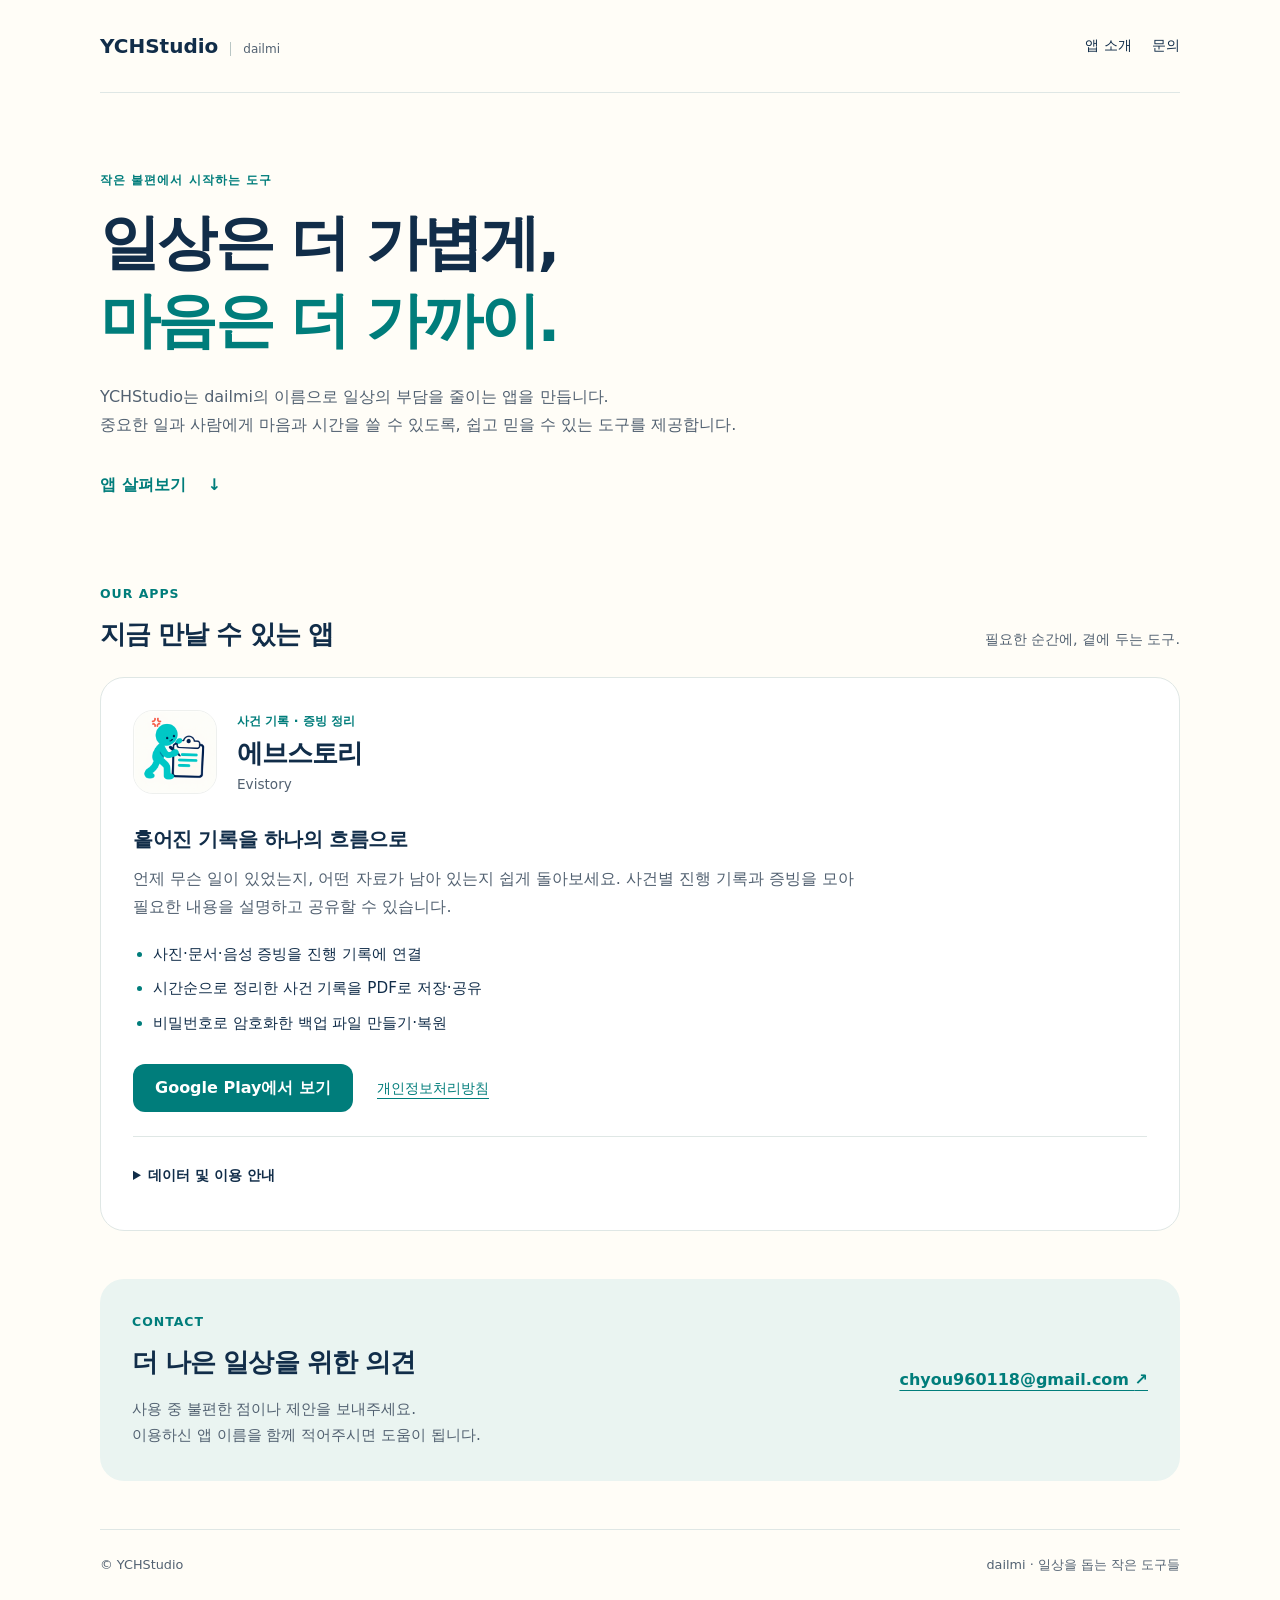
<file: index.html>
<!doctype html>
<html lang="ko">
<head>
  <meta charset="utf-8">
  <meta name="viewport" content="width=device-width, initial-scale=1">
  <meta name="description" content="일상은 더 가볍게, 마음은 더 가까이. YCHStudio가 만드는 dailmi 앱과 개인정보 안내, 문의 방법을 확인하세요.">
  <title>YCHStudio · 일상을 돕는 앱</title>
  <link rel="stylesheet" href="styles.css">
</head>
<body>
  <a class="skip-link" href="#main">본문으로 이동</a>
  <header class="site-header">
    <a class="brand" href="./" aria-label="YCHStudio 홈">YCHStudio<span>dailmi</span></a>
    <nav aria-label="주 메뉴"><a href="#apps">앱 소개</a><a href="#contact">문의</a></nav>
  </header>
  <main id="main">
    <section class="hero" aria-labelledby="hero-title">
      <p class="eyebrow">작은 불편에서 시작하는 도구</p>
      <h1 id="hero-title">일상은 더 가볍게,<br><span>마음은 더 가까이.</span></h1>
      <p class="hero-description">YCHStudio는 dailmi의 이름으로 일상의 부담을 줄이는 앱을 만듭니다.<br class="desktop-break"> 중요한 일과 사람에게 마음과 시간을 쓸 수 있도록, 쉽고 믿을 수 있는 도구를 제공합니다.</p>
      <a class="text-link" href="#apps">앱 살펴보기 <span aria-hidden="true">↓</span></a>
    </section>
    <section class="apps-section" id="apps" aria-labelledby="apps-title">
      <div class="section-heading"><div><p class="eyebrow">OUR APPS</p><h2 id="apps-title">지금 만날 수 있는 앱</h2></div><p>필요한 순간에, 곁에 두는 도구.</p></div>
      <div class="app-grid">
        <article class="app-card" aria-labelledby="evistory-name">
          <div class="app-identity">
            <img class="app-icon" src="assets/evistory.png" width="84" height="84" alt="">
            <div><p class="app-category">사건 기록 · 증빙 정리</p><h3 class="app-name" id="evistory-name">에브스토리<span class="app-english" lang="en">Evistory</span></h3></div>
          </div>
          <p class="app-tagline">흩어진 기록을 하나의 흐름으로</p>
          <p class="app-description">언제 무슨 일이 있었는지, 어떤 자료가 남아 있는지 쉽게 돌아보세요. 사건별 진행 기록과 증빙을 모아 필요한 내용을 설명하고 공유할 수 있습니다.</p>
          <ul class="app-features"><li>사진·문서·음성 증빙을 진행 기록에 연결</li><li>시간순으로 정리한 사건 기록을 PDF로 저장·공유</li><li>비밀번호로 암호화한 백업 파일 만들기·복원</li></ul>
          <div class="app-links"><a class="button" href="https://play.google.com/store/apps/details?id=com.dailmi.evistory" aria-label="에브스토리 Google Play에서 보기">Google Play에서 보기</a><a class="privacy-link" href="https://katimere15.github.io/dailmi-evistory-privacy/" aria-label="에브스토리 개인정보처리방침">개인정보처리방침</a></div>
          <details class="app-notice"><summary>데이터 및 이용 안내</summary><p>사건과 증빙은 앱 내부 저장 공간에 보관합니다. 로그인이나 자동 클라우드 동기화를 사용하지 않으며, 외부 저장·공유와 백업은 사용자가 직접 실행합니다. PDF 미리보기 화면에는 광고가 표시될 수 있습니다.</p><p>에브스토리는 기록을 정리하는 도구이며, 법률적 결론이나 분쟁 결과를 판단하지 않습니다.</p></details>
        </article>
      </div>
    </section>
    <section class="contact" id="contact" aria-labelledby="contact-title">
      <div><p class="eyebrow">CONTACT</p><h2 id="contact-title">더 나은 일상을 위한 의견</h2><p>사용 중 불편한 점이나 제안을 보내주세요.<br>이용하신 앱 이름을 함께 적어주시면 도움이 됩니다.</p></div>
      <a href="mailto:chyou960118@gmail.com">chyou960118@gmail.com <span aria-hidden="true">↗</span></a>
    </section>
  </main>
  <footer><span>© YCHStudio</span><span>dailmi · 일상을 돕는 작은 도구들</span></footer>
</body>
</html>
</file>
<file: styles.css>
:root { color-scheme: light; font-family: system-ui, -apple-system, "Malgun Gothic", sans-serif; color: #112d49; background: #fffdf7; --teal: #007d7b; --muted: #526171; --line: #dfe7e5; }
* { box-sizing: border-box; }
body { margin: 0; line-height: 1.75; word-break: keep-all; overflow-wrap: anywhere; }
a { color: var(--teal); text-underline-offset: 5px; }
a:focus-visible, summary:focus-visible { outline: 3px solid var(--teal); outline-offset: 5px; }
.skip-link { position: absolute; top: -100px; left: 16px; background: white; padding: 12px; z-index: 2; }
.skip-link:focus { top: 8px; }
.site-header, main, footer { width: min(100% - 48px, 1080px); margin-inline: auto; }
.site-header { display: flex; justify-content: space-between; align-items: center; padding-block: 24px; border-bottom: 1px solid var(--line); gap: 20px; }
.brand { font-weight: 800; font-size: 1.25rem; text-decoration: none; color: #112d49; }
.brand span { font-size: .75rem; font-weight: 500; color: var(--muted); border-left: 1px solid #b9c6c4; padding-left: 12px; margin-left: 12px; }
nav { display: flex; gap: 20px; }
nav a { display: inline-flex; align-items: center; min-height: 44px; font-size: .9rem; color: #112d49; text-decoration: none; }
nav a:hover, .text-link:hover { text-decoration: underline; }
.hero { padding: 76px 0 68px; max-width: 820px; }
.eyebrow { margin: 0 0 12px; color: var(--teal); font-size: .78rem; font-weight: 750; letter-spacing: .08em; }
h1 { margin: 0; font-size: clamp(2.15rem, 5.2vw, 3.75rem); line-height: 1.3; letter-spacing: -.045em; }
h1 span { color: var(--teal); }
.hero-description { margin: 24px 0; max-width: 720px; color: var(--muted); }
.text-link { display: inline-flex; align-items: center; gap: 22px; min-height: 44px; font-weight: 700; text-decoration: none; }
.apps-section { padding-block: 8px 48px; scroll-margin-top: 24px; }
.section-heading { display: flex; justify-content: space-between; align-items: end; gap: 16px; margin-bottom: 24px; }
h2 { margin: 0; font-size: 1.6rem; letter-spacing: -.035em; line-height: 1.4; }
.section-heading > p { margin: 0; color: var(--muted); font-size: .9rem; }
.app-grid { display: grid; grid-template-columns: repeat(auto-fit, minmax(min(100%, 430px), 1fr)); gap: 24px; }
.app-card { padding: 32px; background: white; border: 1px solid var(--line); border-radius: 24px; display: flex; flex-direction: column; }
.app-identity { display: flex; gap: 20px; align-items: center; }
.app-icon { width: 84px; height: 84px; object-fit: contain; border: 1px solid #eef0ee; border-radius: 20px; }
.app-category { margin: 0 0 4px; font-size: .78rem; color: var(--teal); font-weight: 650; }
.app-name { margin: 0; font-size: 1.65rem; line-height: 1.35; letter-spacing: -.035em; }
.app-english { display: block; margin-top: 4px; font-size: .85rem; color: var(--muted); font-weight: 500; letter-spacing: 0; }
.app-tagline { margin: 28px 0 8px; font-size: 1.25rem; font-weight: 750; letter-spacing: -.02em; }
.app-description { margin: 0; max-width: 760px; color: var(--muted); }
.app-features { padding-left: 20px; margin: 20px 0 28px; font-size: .95rem; }
.app-features li + li { margin-top: 8px; }
.app-features li::marker { color: var(--teal); }
.app-links { display: flex; flex-wrap: wrap; align-items: center; gap: 12px 24px; margin-top: auto; }
.button { display: inline-flex; justify-content: center; align-items: center; min-height: 48px; padding: 10px 22px; background: var(--teal); color: white; border-radius: 12px; text-decoration: none; font-weight: 700; }
.button:hover { background: #006866; }
.privacy-link { display: inline-flex; align-items: center; min-height: 44px; font-size: .9rem; }
.app-notice { margin-top: 24px; padding-top: 16px; border-top: 1px solid var(--line); font-size: .88rem; color: var(--muted); }
.app-notice summary { min-height: 44px; padding-block: 10px; cursor: pointer; color: #112d49; font-weight: 600; }
.app-notice p { max-width: 760px; }
.contact { display: flex; justify-content: space-between; align-items: center; gap: 24px; padding: 32px; border-radius: 24px; background: #eaf4f1; margin-bottom: 48px; }
.contact p:not(.eyebrow) { color: var(--muted); font-size: .95rem; margin-bottom: 0; }
.contact > a { display: inline-block; padding-block: 12px; font-weight: 650; }
footer { display: flex; justify-content: space-between; gap: 16px; padding: 24px 0 32px; border-top: 1px solid var(--line); font-size: .8rem; color: var(--muted); }
@media (max-width: 640px) {
  .site-header, main, footer { width: calc(100% - 40px); }
  .site-header { padding-block: 16px; gap: 12px; }
  .brand span { display: none; }
  nav { gap: 16px; }
  .hero { padding: 48px 0; }
  .desktop-break { display: none; }
  .section-heading, .contact, footer { flex-direction: column; align-items: flex-start; }
  .section-heading { gap: 12px; }
  .app-card, .contact { padding: 24px; border-radius: 20px; }
  .app-icon { width: 72px; height: 72px; border-radius: 16px; }
  .app-identity { gap: 16px; }
  .app-links { align-items: stretch; flex-direction: column; gap: 8px; }
  .privacy-link { justify-content: center; }
  .contact { gap: 12px; }
  footer { gap: 4px; }
}
</file>
